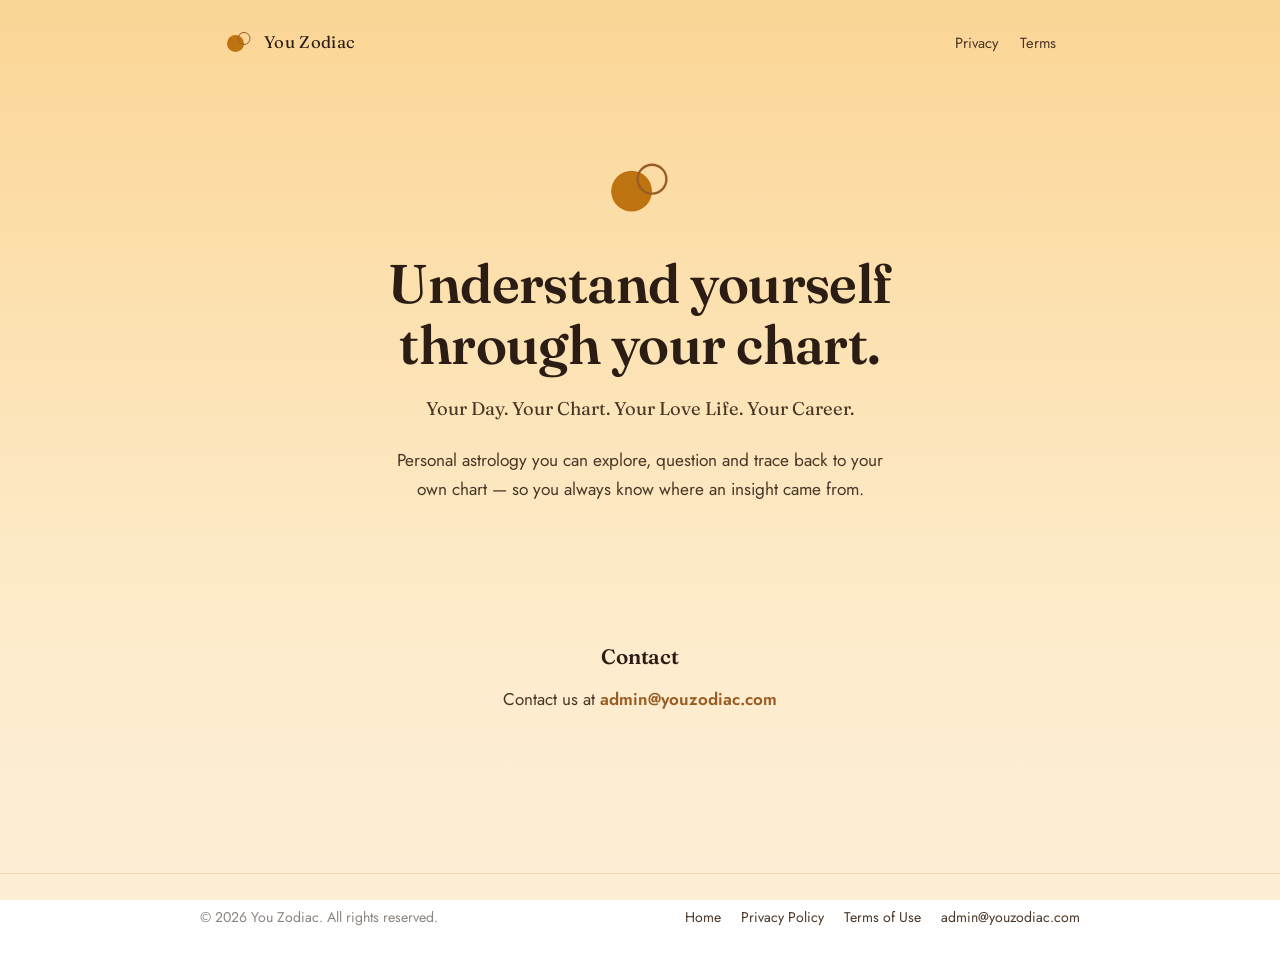
<file: index.html>
<!DOCTYPE html>
<html lang="en">
<head>
<meta charset="UTF-8">
<meta name="viewport" content="width=device-width, initial-scale=1.0">
<title>You Zodiac — Understand yourself through your chart</title>
<meta name="description" content="You Zodiac is personal astrology you can explore, understand and trace back to your own chart — your day, your relationships and your career.">
<meta name="theme-color" content="#FBD595">
<link rel="icon" type="image/png" href="assets/favicon.png">
<link rel="preconnect" href="https://fonts.googleapis.com">
<link rel="preconnect" href="https://fonts.gstatic.com" crossorigin>
<link href="https://fonts.googleapis.com/css2?family=Fraunces:ital,opsz,wght@0,9..144,400;0,9..144,600;0,9..144,700;1,9..144,400&family=Jost:wght@400;500;600&display=swap" rel="stylesheet">
<link rel="stylesheet" href="golden-hour.css">
</head>
<body>

<header class="site-header">
  <div class="brand-mark">
    <svg width="30" height="30" viewBox="0 0 120 120" aria-hidden="true">
      <circle cx="46" cy="62" r="34" fill="#BD7410"/>
      <circle cx="80" cy="42" r="24" fill="none" stroke="#995D23" stroke-width="4"/>
    </svg>
    <span class="brand-wordmark">You Zodiac</span>
  </div>
  <nav class="top-nav" aria-label="Primary">
    <a href="privacy.html">Privacy</a>
    <a href="terms.html">Terms</a>
  </nav>
</header>

<main>
  <section class="wrap" style="padding-top: 96px; padding-bottom: 120px; text-align: center;">
    <div aria-hidden="true" style="margin-bottom: 28px; display: flex; justify-content: center;">
      <svg width="72" height="72" viewBox="0 0 120 120">
        <circle cx="46" cy="62" r="34" fill="#BD7410"/>
        <circle cx="80" cy="42" r="24" fill="none" stroke="#995D23" stroke-width="4"/>
      </svg>
    </div>

    <h1 style="font-size: clamp(2.2rem, 6vw, 3.4rem); line-height: 1.12; max-width: 720px; margin: 0 auto 18px;">
      Understand yourself<br>through your chart.
    </h1>
    <p style="font-family: var(--font-display); font-size: 1.15rem; color: var(--ink-soft); margin: 0 auto 22px;">
      Your Day. Your Chart. Your Love Life. Your Career.
    </p>
    <p style="max-width: 520px; margin: 0 auto; color: var(--ink-soft); font-size: 1.08rem;">
      Personal astrology you can explore, question and trace back to your own
      chart — so you always know where an insight came from.
    </p>
  </section>

  <section class="wrap" id="contact" style="padding-bottom: 64px; text-align: center; scroll-margin-top: 40px;">
    <h2 style="font-size: 1.3rem; margin-bottom: 10px;">Contact</h2>
    <p style="color: var(--ink-soft); max-width: 420px; margin: 0 auto;">
      Contact us at
      <a href="mailto:admin@youzodiac.com" style="font-weight: 600;">admin@youzodiac.com</a>
    </p>
  </section>

</main>

<footer class="site-footer">
  <div class="footer-inner">
    <span>© 2026 You Zodiac. All rights reserved.</span>
    <div class="footer-links">
      <a href="index.html">Home</a>
      <a href="privacy.html">Privacy Policy</a>
      <a href="terms.html">Terms of Use</a>
      <a href="mailto:admin@youzodiac.com">admin@youzodiac.com</a>
    </div>
  </div>
</footer>

</body>
</html>
</file>
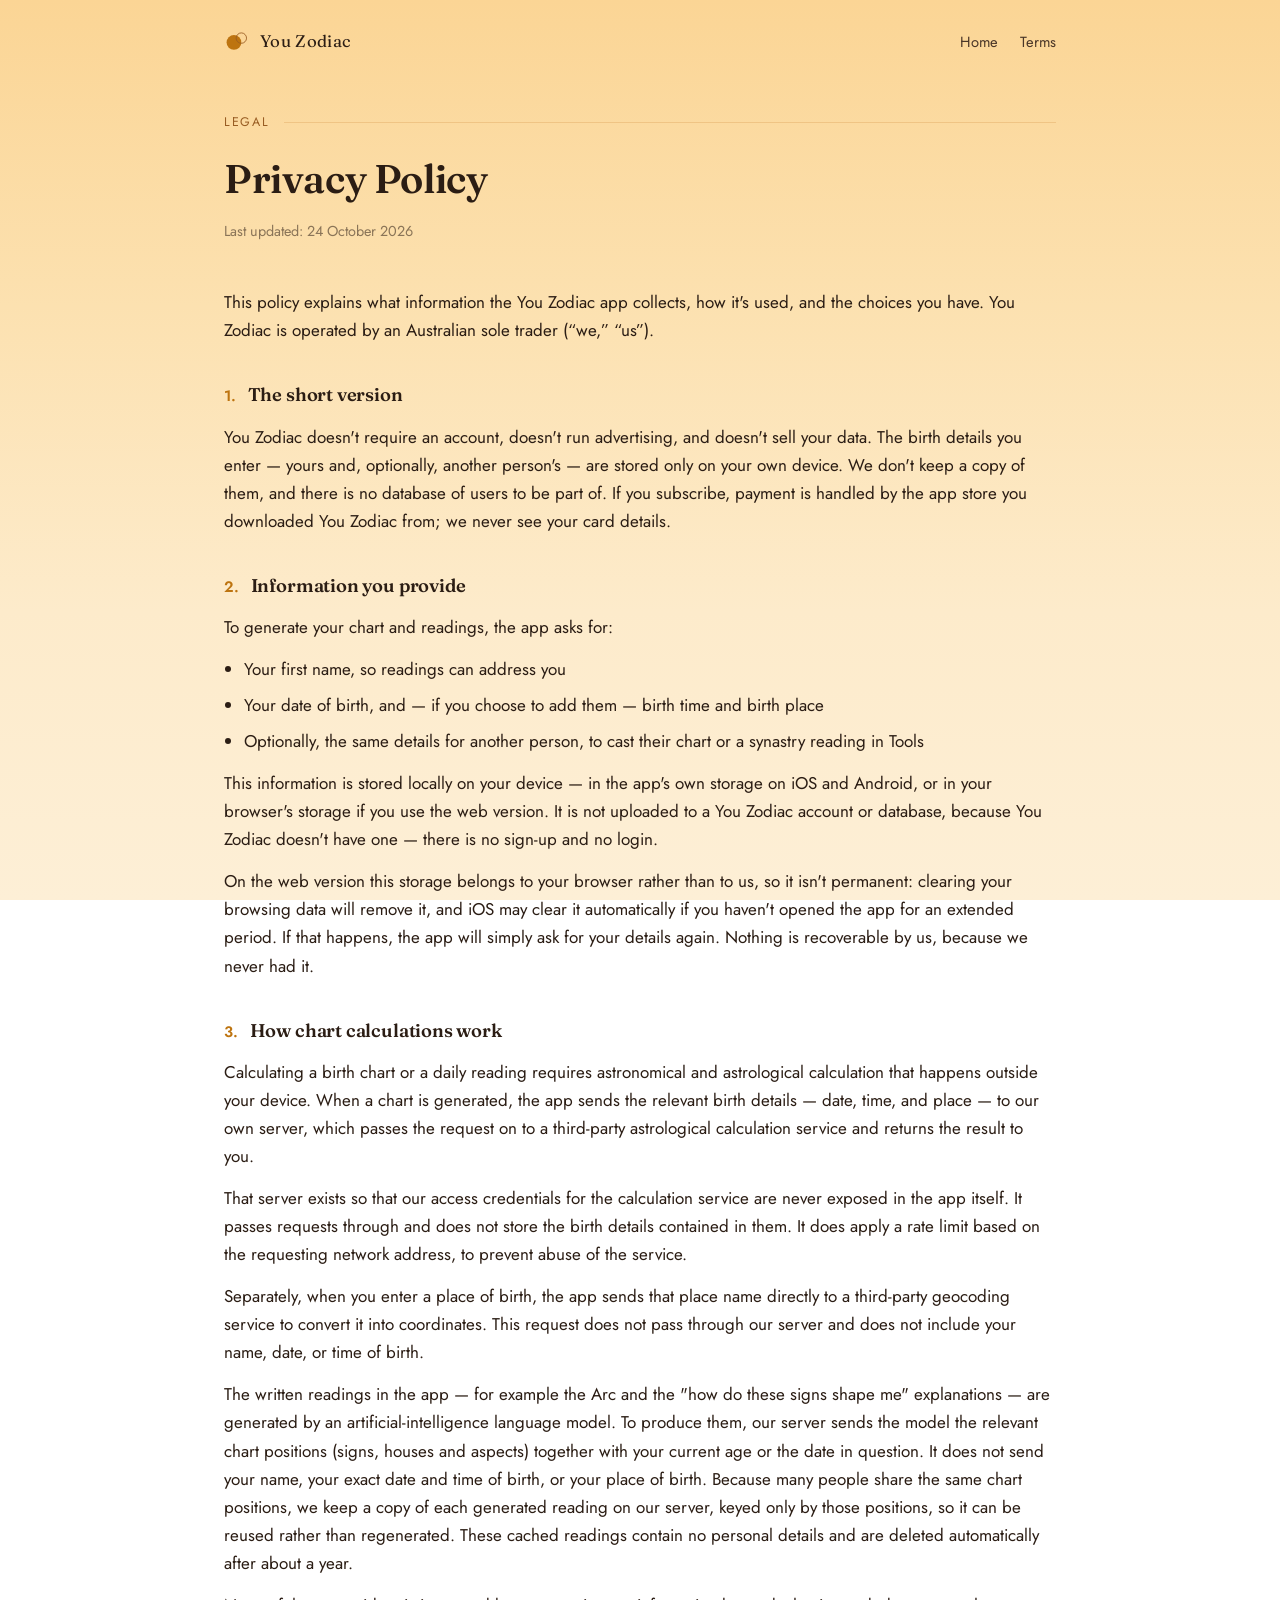
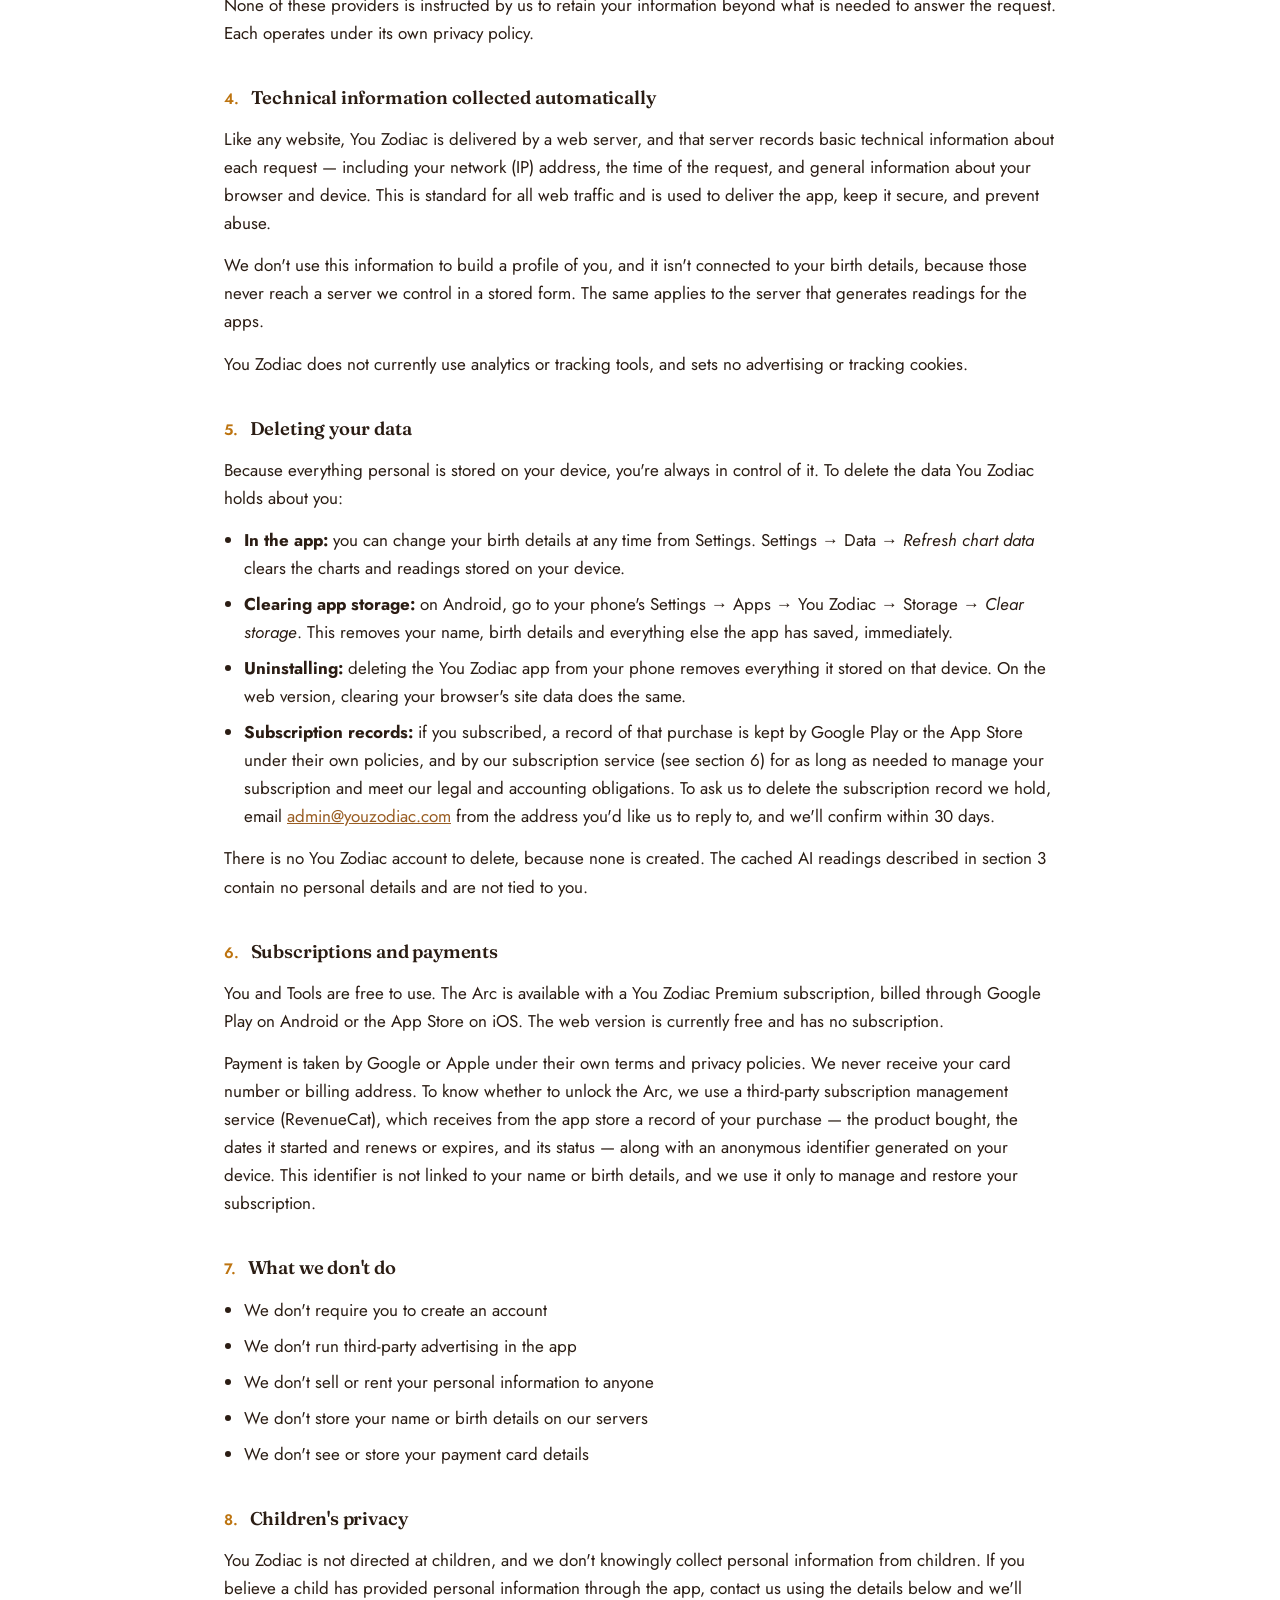
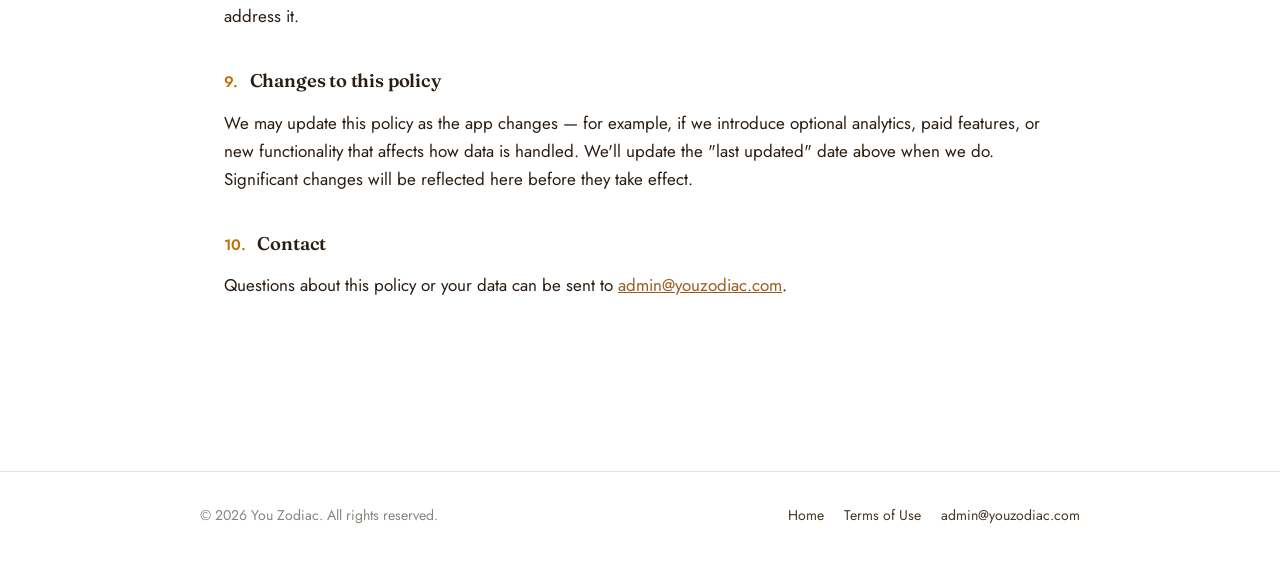
<file: privacy.html>
<!DOCTYPE html>
<html lang="en">
<head>
<meta charset="UTF-8">
<meta name="viewport" content="width=device-width, initial-scale=1.0">
<title>Privacy Policy — You Zodiac</title>
<meta name="theme-color" content="#FBD595">
<link rel="icon" type="image/png" href="assets/favicon.png">
<link rel="preconnect" href="https://fonts.googleapis.com">
<link rel="preconnect" href="https://fonts.gstatic.com" crossorigin>
<link href="https://fonts.googleapis.com/css2?family=Fraunces:ital,opsz,wght@0,9..144,400;0,9..144,600;0,9..144,700;1,9..144,400&family=Jost:wght@400;500;600&display=swap" rel="stylesheet">
<link rel="stylesheet" href="golden-hour.css">
</head>
<body>

<header class="site-header">
  <div class="brand-mark">
    <svg width="26" height="26" viewBox="0 0 120 120" aria-hidden="true">
      <circle cx="46" cy="62" r="34" fill="#BD7410"/>
      <circle cx="80" cy="42" r="24" fill="none" stroke="#995D23" stroke-width="4"/>
    </svg>
    <span class="brand-wordmark">You Zodiac</span>
  </div>
  <nav class="top-nav" aria-label="Primary">
    <a href="index.html">Home</a>
    <a href="terms.html">Terms</a>
  </nav>
</header>

<main class="legal">
  <div class="eyebrow">Legal</div>
  <h1>Privacy Policy</h1>
  <p class="updated">Last updated: 24 October 2026</p>
  <section>
    <p>
      This policy explains what information the You Zodiac app collects, how it's used, and the
      choices you have. You Zodiac is operated by an Australian sole trader (“we,” “us”).
    </p>
  </section>
  <section>
    <h2><span class="num">1.</span> The short version</h2>
    <p>
      You Zodiac doesn't require an account, doesn't run advertising, and doesn't sell your data.
      The birth details you enter — yours and, optionally, another person's — are stored only on
      your own device. We don't keep a copy of them, and there is no database of users to be part
      of. If you subscribe, payment is handled by the app store you downloaded You Zodiac from; we
      never see your card details.
    </p>
  </section>
  <section>
    <h2><span class="num">2.</span> Information you provide</h2>
    <p>To generate your chart and readings, the app asks for:</p>
    <ul>
      <li>Your first name, so readings can address you</li>
      <li>Your date of birth, and — if you choose to add them — birth time and birth place</li>
      <li>Optionally, the same details for another person, to cast their chart or a synastry
          reading in Tools</li>
    </ul>
    <p>
      This information is stored locally on your device — in the app's own storage on iOS and
      Android, or in your browser's storage if you use the web version. It is not uploaded to a You
      Zodiac account or database, because You Zodiac doesn't have one — there is no sign-up and no
      login.
    </p>
    <p>
      On the web version this storage belongs to your browser rather than to us, so it isn't
      permanent: clearing your browsing data will remove it, and iOS may clear it automatically if
      you haven't opened the app for an extended period. If that happens, the app will simply ask
      for your details again. Nothing is recoverable by us, because we never had it.
    </p>
  </section>
  <section>
    <h2><span class="num">3.</span> How chart calculations work</h2>
    <p>
      Calculating a birth chart or a daily reading requires astronomical and astrological
      calculation that happens outside your device. When a chart is generated, the app sends the
      relevant birth details — date, time, and place — to our own server, which passes the request
      on to a third-party astrological calculation service and returns the result to you.
    </p>
    <p>
      That server exists so that our access credentials for the calculation service are never
      exposed in the app itself. It passes requests through and does not store the birth details
      contained in them. It does apply a rate limit based on the requesting network address, to
      prevent abuse of the service.
    </p>
    <p>
      Separately, when you enter a place of birth, the app sends that place name directly to a
      third-party geocoding service to convert it into coordinates. This request does not pass
      through our server and does not include your name, date, or time of birth.
    </p>
    <p>
      The written readings in the app — for example the Arc and the "how do these signs shape me"
      explanations — are generated by an artificial-intelligence language model. To produce them,
      our server sends the model the relevant chart positions (signs, houses and aspects) together
      with your current age or the date in question. It does not send your name, your exact date
      and time of birth, or your place of birth. Because many people share the same chart
      positions, we keep a copy of each generated reading on our server, keyed only by those
      positions, so it can be reused rather than regenerated. These cached readings contain no
      personal details and are deleted automatically after about a year.
    </p>
    <p>
      None of these providers is instructed by us to retain your information beyond what is
      needed to answer the request. Each operates under its own privacy policy.
    </p>
  </section>
  <section>
    <h2><span class="num">4.</span> Technical information collected automatically</h2>
    <p>
      Like any website, You Zodiac is delivered by a web server, and that server records basic
      technical information about each request — including your network (IP) address, the time of
      the request, and general information about your browser and device. This is standard for all
      web traffic and is used to deliver the app, keep it secure, and prevent abuse.
    </p>
    <p>
      We don't use this information to build a profile of you, and it isn't connected to your birth
      details, because those never reach a server we control in a stored form. The same applies to
      the server that generates readings for the apps.
    </p>
    <p>
      You Zodiac does not currently use analytics or tracking tools, and sets no advertising or
      tracking cookies.
    </p>
  </section>
  <section id="delete">
    <h2><span class="num">5.</span> Deleting your data</h2>
    <p>
      Because everything personal is stored on your device, you're always in control of it. To
      delete the data You Zodiac holds about you:
    </p>
    <ul>
      <li><strong>In the app:</strong> you can change your birth details at any time from
          Settings. Settings &rarr; Data &rarr; <em>Refresh chart data</em> clears the charts and
          readings stored on your device.</li>
      <li><strong>Clearing app storage:</strong> on Android, go to your phone's Settings &rarr;
          Apps &rarr; You Zodiac &rarr; Storage &rarr; <em>Clear storage</em>. This removes your name,
          birth details and everything else the app has saved, immediately.</li>
      <li><strong>Uninstalling:</strong> deleting the You Zodiac app from your phone removes
          everything it stored on that device. On the web version, clearing your browser's site
          data does the same.</li>
      <li><strong>Subscription records:</strong> if you subscribed, a record of that purchase is
          kept by Google Play or the App Store under their own policies, and by our subscription
          service (see section 6) for as long as needed to manage your subscription and meet our
          legal and accounting obligations. To ask us to delete the subscription record we hold,
          email <a class="inline" href="mailto:admin@youzodiac.com">admin@youzodiac.com</a> from
          the address you'd like us to reply to, and we'll confirm within 30 days.</li>
    </ul>
    <p>
      There is no You Zodiac account to delete, because none is created. The cached AI readings
      described in section 3 contain no personal details and are not tied to you.
    </p>
  </section>
  <section>
    <h2><span class="num">6.</span> Subscriptions and payments</h2>
    <p>
      You and Tools are free to use. The Arc is available with a You Zodiac Premium subscription,
      billed through Google Play on Android or the App Store on iOS. The web version is currently
      free and has no subscription.
    </p>
    <p>
      Payment is taken by Google or Apple under their own terms and privacy policies. We never
      receive your card number or billing address. To know whether to unlock the Arc, we use a
      third-party subscription management service (RevenueCat), which receives from the app store a
      record of your purchase — the product bought, the dates it started and renews or expires, and
      its status — along with an anonymous identifier generated on your device. This identifier is
      not linked to your name or birth details, and we use it only to manage and restore your
      subscription.
    </p>
  </section>
  <section>
    <h2><span class="num">7.</span> What we don't do</h2>
    <ul>
      <li>We don't require you to create an account</li>
      <li>We don't run third-party advertising in the app</li>
      <li>We don't sell or rent your personal information to anyone</li>
      <li>We don't store your name or birth details on our servers</li>
      <li>We don't see or store your payment card details</li>
    </ul>
  </section>
  <section>
    <h2><span class="num">8.</span> Children's privacy</h2>
    <p>
      You Zodiac is not directed at children, and we don't knowingly collect personal information
      from children. If you believe a child has provided personal information through the app,
      contact us using the details below and we'll address it.
    </p>
  </section>
  <section>
    <h2><span class="num">9.</span> Changes to this policy</h2>
    <p>
      We may update this policy as the app changes — for example, if we introduce optional
      analytics, paid features, or new functionality that affects how data is handled. We'll update
      the "last updated" date above when we do. Significant changes will be reflected here before
      they take effect.
    </p>
  </section>
  <section>
    <h2><span class="num">10.</span> Contact</h2>
    <p>
      Questions about this policy or your data can be sent to
      <a class="inline" href="mailto:admin@youzodiac.com">admin@youzodiac.com</a>.
    </p>
  </section>
</main>

<footer class="site-footer">
  <div class="footer-inner">
    <span>© 2026 You Zodiac. All rights reserved.</span>
    <div class="footer-links">
      <a href="index.html">Home</a>
      <a href="terms.html">Terms of Use</a>
      <a href="mailto:admin@youzodiac.com">admin@youzodiac.com</a>
    </div>
  </div>
</footer>

</body>
</html>
</file>
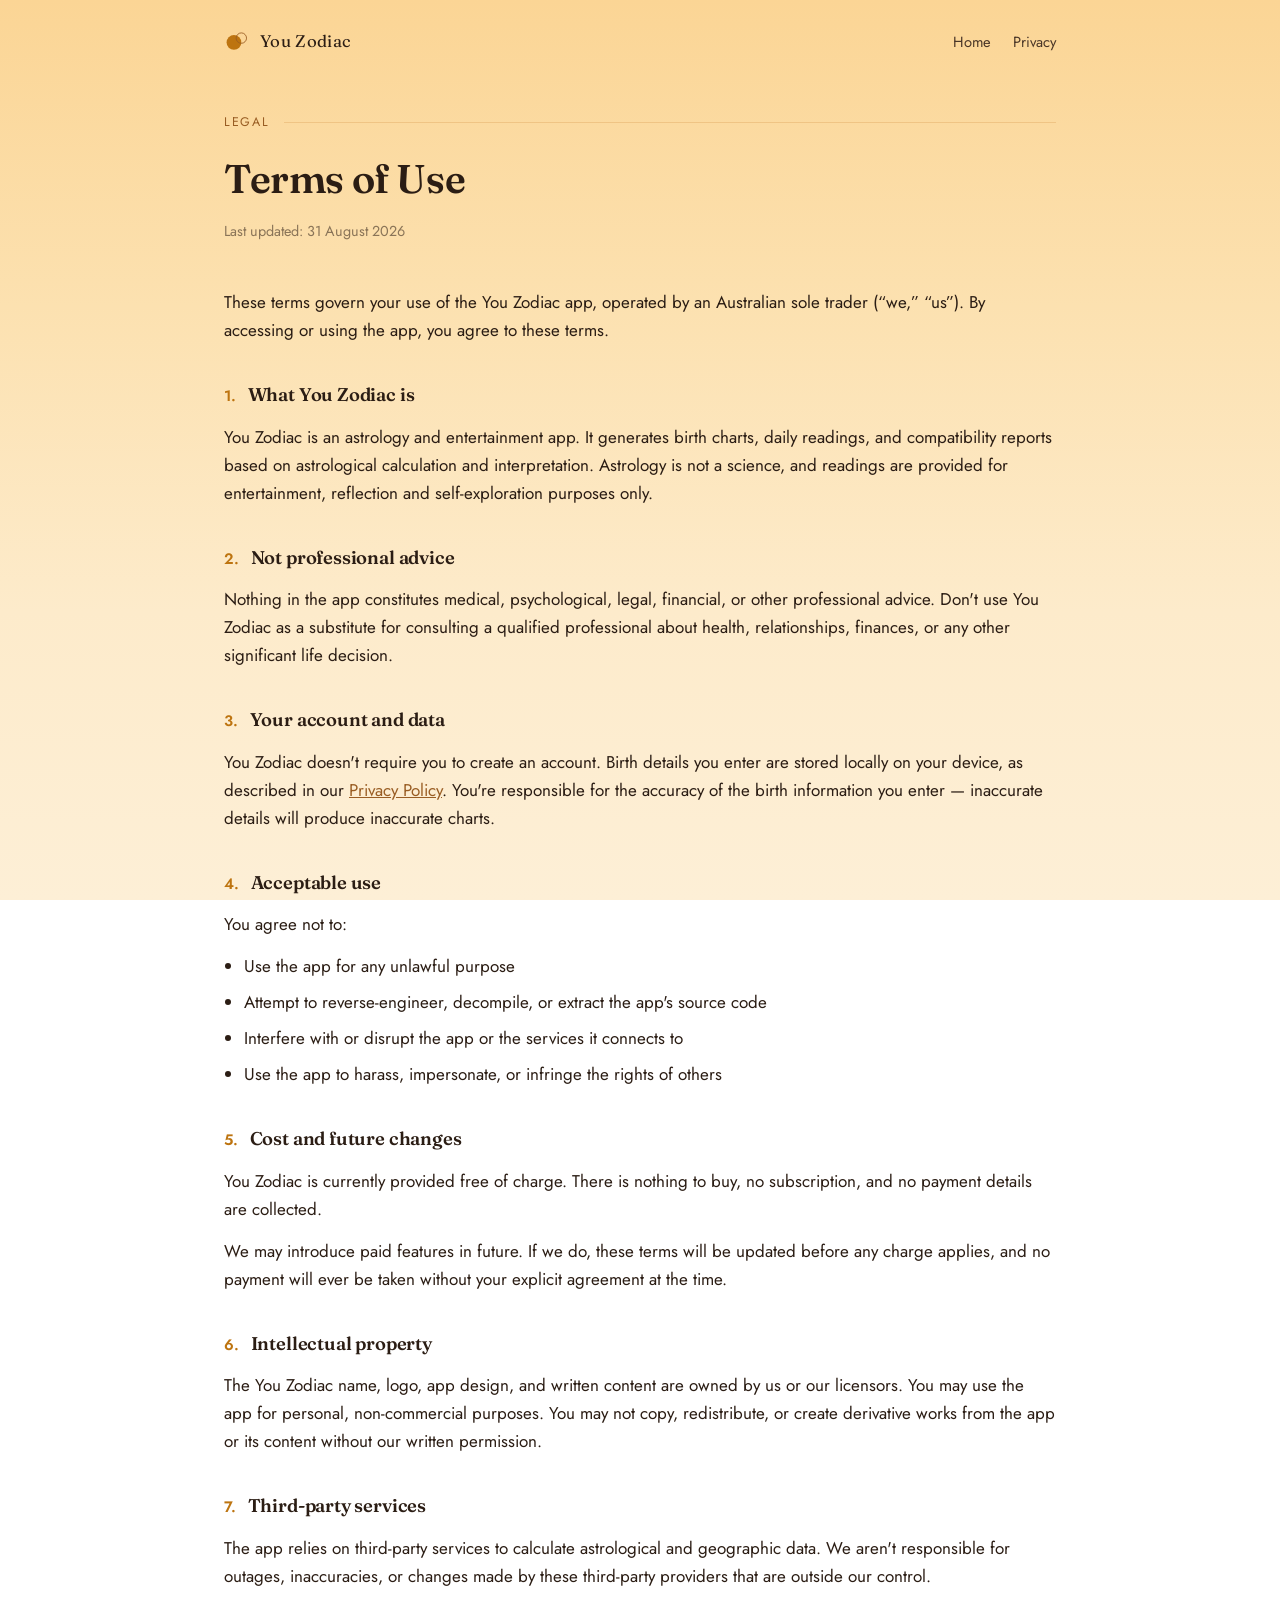
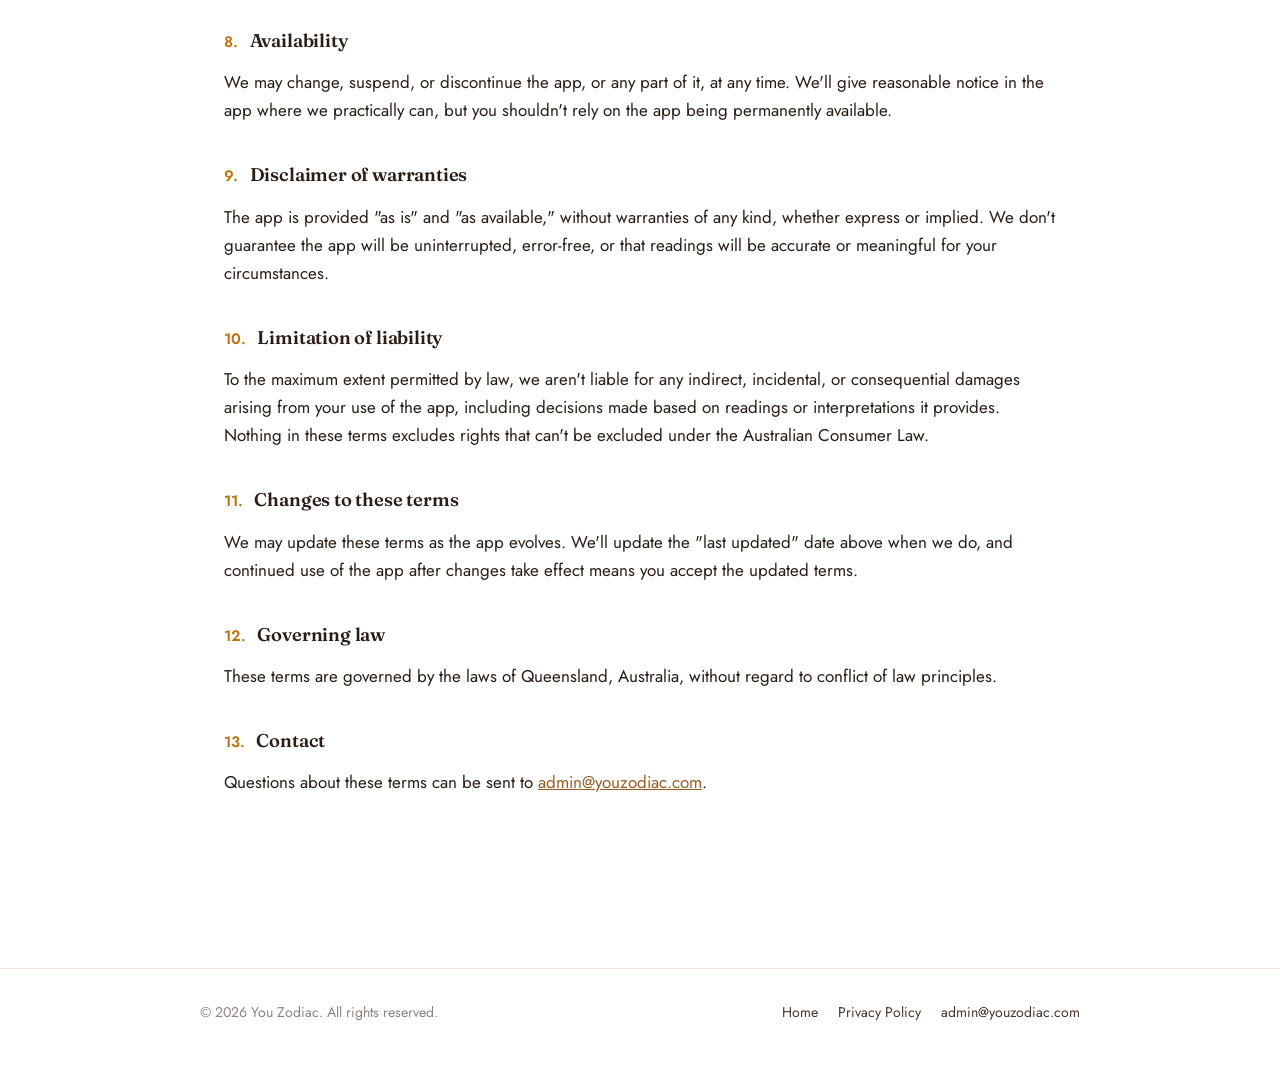
<file: terms.html>
<!DOCTYPE html>
<html lang="en">
<head>
<meta charset="UTF-8">
<meta name="viewport" content="width=device-width, initial-scale=1.0">
<title>Terms of Use — You Zodiac</title>
<meta name="theme-color" content="#FBD595">
<link rel="icon" type="image/png" href="assets/favicon.png">
<link rel="preconnect" href="https://fonts.googleapis.com">
<link rel="preconnect" href="https://fonts.gstatic.com" crossorigin>
<link href="https://fonts.googleapis.com/css2?family=Fraunces:ital,opsz,wght@0,9..144,400;0,9..144,600;0,9..144,700;1,9..144,400&family=Jost:wght@400;500;600&display=swap" rel="stylesheet">
<link rel="stylesheet" href="golden-hour.css">
</head>
<body>

<header class="site-header">
  <div class="brand-mark">
    <svg width="26" height="26" viewBox="0 0 120 120" aria-hidden="true">
      <circle cx="46" cy="62" r="34" fill="#BD7410"/>
      <circle cx="80" cy="42" r="24" fill="none" stroke="#995D23" stroke-width="4"/>
    </svg>
    <span class="brand-wordmark">You Zodiac</span>
  </div>
  <nav class="top-nav" aria-label="Primary">
    <a href="index.html">Home</a>
    <a href="privacy.html">Privacy</a>
  </nav>
</header>

<main class="legal">
  <div class="eyebrow">Legal</div>
  <h1>Terms of Use</h1>
  <p class="updated">Last updated: 31 August 2026</p>

  <section>
    <p>
      These terms govern your use of the You Zodiac app, operated by an Australian sole trader
      (“we,” “us”). By accessing or using the app, you agree to these terms.
    </p>
  </section>

  <section>
    <h2><span class="num">1.</span> What You Zodiac is</h2>
    <p>
      You Zodiac is an astrology and entertainment app. It generates birth charts, daily readings,
      and compatibility reports based on astrological calculation and interpretation. Astrology is
      not a science, and readings are provided for entertainment, reflection and self-exploration
      purposes only.
    </p>
  </section>

  <section>
    <h2><span class="num">2.</span> Not professional advice</h2>
    <p>
      Nothing in the app constitutes medical, psychological, legal, financial, or other
      professional advice. Don't use You Zodiac as a substitute for consulting a qualified
      professional about health, relationships, finances, or any other significant life decision.
    </p>
  </section>

  <section>
    <h2><span class="num">3.</span> Your account and data</h2>
    <p>
      You Zodiac doesn't require you to create an account. Birth details you enter are stored
      locally on your device, as described in our
      <a class="inline" href="privacy.html">Privacy Policy</a>. You're responsible for the accuracy
      of the birth information you enter — inaccurate details will produce inaccurate charts.
    </p>
  </section>

  <section>
    <h2><span class="num">4.</span> Acceptable use</h2>
    <p>You agree not to:</p>
    <ul>
      <li>Use the app for any unlawful purpose</li>
      <li>Attempt to reverse-engineer, decompile, or extract the app's source code</li>
      <li>Interfere with or disrupt the app or the services it connects to</li>
      <li>Use the app to harass, impersonate, or infringe the rights of others</li>
    </ul>
  </section>

  <section>
    <h2><span class="num">5.</span> Cost and future changes</h2>
    <p>
      You Zodiac is currently provided free of charge. There is nothing to buy, no subscription,
      and no payment details are collected.
    </p>
    <p>
      We may introduce paid features in future. If we do, these terms will be updated before any
      charge applies, and no payment will ever be taken without your explicit agreement at the
      time.
    </p>
  </section>

  <section>
    <h2><span class="num">6.</span> Intellectual property</h2>
    <p>
      The You Zodiac name, logo, app design, and written content are owned by us or our licensors.
      You may use the app for personal, non-commercial purposes. You may not copy, redistribute, or
      create derivative works from the app or its content without our written permission.
    </p>
  </section>

  <section>
    <h2><span class="num">7.</span> Third-party services</h2>
    <p>
      The app relies on third-party services to calculate astrological and geographic data. We
      aren't responsible for outages, inaccuracies, or changes made by these third-party providers
      that are outside our control.
    </p>
  </section>

  <section>
    <h2><span class="num">8.</span> Availability</h2>
    <p>
      We may change, suspend, or discontinue the app, or any part of it, at any time. We'll give
      reasonable notice in the app where we practically can, but you shouldn't rely on the app
      being permanently available.
    </p>
  </section>

  <section>
    <h2><span class="num">9.</span> Disclaimer of warranties</h2>
    <p>
      The app is provided "as is" and "as available," without warranties of any kind, whether
      express or implied. We don't guarantee the app will be uninterrupted, error-free, or that
      readings will be accurate or meaningful for your circumstances.
    </p>
  </section>

  <section>
    <h2><span class="num">10.</span> Limitation of liability</h2>
    <p>
      To the maximum extent permitted by law, we aren't liable for any indirect, incidental, or
      consequential damages arising from your use of the app, including decisions made based on
      readings or interpretations it provides. Nothing in these terms excludes rights that can't be
      excluded under the Australian Consumer Law.
    </p>
  </section>

  <section>
    <h2><span class="num">11.</span> Changes to these terms</h2>
    <p>
      We may update these terms as the app evolves. We'll update the "last updated" date above when
      we do, and continued use of the app after changes take effect means you accept the updated
      terms.
    </p>
  </section>

  <section>
    <h2><span class="num">12.</span> Governing law</h2>
    <p>
      These terms are governed by the laws of Queensland, Australia, without regard to conflict of
      law principles.
    </p>
  </section>

  <section>
    <h2><span class="num">13.</span> Contact</h2>
    <p>
      Questions about these terms can be sent to
      <a class="inline" href="mailto:admin@youzodiac.com">admin@youzodiac.com</a>.
    </p>
  </section>
</main>

<footer class="site-footer">
  <div class="footer-inner">
    <span>© 2026 You Zodiac. All rights reserved.</span>
    <div class="footer-links">
      <a href="index.html">Home</a>
      <a href="privacy.html">Privacy Policy</a>
      <a href="mailto:admin@youzodiac.com">admin@youzodiac.com</a>
    </div>
  </div>
</footer>

</body>
</html>
</file>
<file: golden-hour.css>
/* ============================================================
   YOU ZODIAC — shared site styles
   Golden Hour visual system
   Canonical tokens: app repo src/constants/celestialTheme.js
   ============================================================ */

:root {
  /* Wash, top → bottom */
  --wash-honey:   #FBD595;
  --wash-apricot: #FCE1B0;
  --wash-peach:   #FDEBCB;
  --wash-cream:   #FDEFD6;

  /* Panels */
  --panel:        rgba(253, 244, 229, 0.82);
  --panel-solid:  #FDF3E4;

  /* Hairlines */
  --hairline:        rgba(196, 120, 40, 0.22);
  --hairline-strong: rgba(196, 120, 40, 0.38);

  /* Ochre — glyphs, icons, line-work */
  --ochre:      #BD7410;
  --ochre-soft: #D0955A;
  --ochre-deep: #995D23;

  /* Crimson — one key interaction per page, no more */
  --crimson: #BB0A18;

  /* Ink */
  --ink:       #2B1D14;
  --ink-soft:  #4A3627;
  --ink-muted: rgba(43, 29, 20, 0.55);

  --font-display: 'Fraunces', 'Iowan Old Style', Georgia, serif;
  --font-body: 'Jost', -apple-system, BlinkMacSystemFont, sans-serif;

  --max-w: 880px;
}

* { box-sizing: border-box; }

html { scroll-behavior: smooth; }
@media (prefers-reduced-motion: reduce) {
  html { scroll-behavior: auto; }
}

body {
  margin: 0;
  background: linear-gradient(180deg,
    var(--wash-honey) 0%,
    var(--wash-apricot) 34%,
    var(--wash-peach) 68%,
    var(--wash-cream) 100%);
  background-attachment: fixed;
  color: var(--ink);
  font-family: var(--font-body);
  font-size: 17px;
  line-height: 1.65;
  -webkit-font-smoothing: antialiased;
  min-height: 100vh;
}

a { color: var(--ochre-deep); text-decoration: none; }
a:hover { color: var(--ochre); text-decoration: underline; }
a:focus-visible,
button:focus-visible {
  outline: 2px solid var(--ochre);
  outline-offset: 3px;
  border-radius: 4px;
}

/* The single most important interaction on a page */
a.primary-action { color: var(--crimson); font-weight: 500; }
a.primary-action:hover { color: var(--crimson); }

h1, h2, h3 {
  font-family: var(--font-display);
  font-weight: 600;
  color: var(--ink);
  letter-spacing: -0.01em;
}

.descriptor {
  font-family: var(--font-display);
  font-style: italic;
  font-weight: 400;
  color: var(--ink-soft);
}

/* ---------- layout shell ---------- */
.wrap {
  position: relative;
  max-width: var(--max-w);
  margin: 0 auto;
  padding: 0 24px;
}

header.site-header {
  display: flex;
  align-items: center;
  justify-content: space-between;
  max-width: var(--max-w);
  margin: 0 auto;
  padding: 28px 24px 0;
}

.brand-mark { display: flex; align-items: center; gap: 10px; }
.brand-mark img { display: block; width: 30px; height: 30px; }
.brand-wordmark {
  font-family: var(--font-display);
  font-size: 1.05rem;
  letter-spacing: 0.02em;
  color: var(--ink);
}

nav.top-nav { display: flex; gap: 22px; font-size: 0.92rem; }
nav.top-nav a { color: var(--ink-soft); }
nav.top-nav a:hover { color: var(--ochre); }

/* ---------- section labels: small caps + hairline rule ---------- */
.eyebrow {
  text-transform: uppercase;
  letter-spacing: 0.14em;
  font-size: 0.78rem;
  color: var(--ochre-deep);
  display: flex;
  align-items: center;
  gap: 14px;
  margin-bottom: 14px;
}
.eyebrow::after {
  content: "";
  flex: 1;
  height: 1px;
  background: var(--hairline);
}

/* ---------- panels ---------- */
.panel {
  background: var(--panel);
  border: 1px solid var(--hairline);
  border-radius: 16px;
  padding: 28px 32px;
}

/* ---------- footer ---------- */
footer.site-footer {
  border-top: 1px solid var(--hairline);
  margin-top: 96px;
  padding: 32px 24px 48px;
}
.footer-inner {
  max-width: var(--max-w);
  margin: 0 auto;
  display: flex;
  flex-wrap: wrap;
  gap: 16px 28px;
  align-items: center;
  justify-content: space-between;
  color: var(--ink-muted);
  font-size: 0.88rem;
}
.footer-links { display: flex; gap: 20px; flex-wrap: wrap; }
.footer-links a { color: var(--ink-soft); }
.footer-links a:hover { color: var(--ochre); }

/* ---------- buttons: flat matte, no gradients ---------- */
.btn {
  display: inline-flex;
  align-items: center;
  gap: 10px;
  padding: 14px 26px;
  border-radius: 999px;
  font-family: var(--font-body);
  font-weight: 500;
  font-size: 0.95rem;
  color: var(--ochre-deep);
  background: var(--panel-solid);
  border: 1px solid var(--hairline-strong);
  text-decoration: none;
}
.btn:hover { text-decoration: none; border-color: var(--ochre); color: var(--ochre); }
.btn[aria-disabled="true"] { opacity: 0.6; cursor: default; pointer-events: none; }

/* ---------- legal page layout ---------- */
main.legal {
  max-width: var(--max-w);
  margin: 0 auto;
  padding: 56px 24px 40px;
}
.legal h1 { font-size: clamp(1.9rem, 4vw, 2.5rem); margin: 0 0 8px; }
.legal .updated { color: var(--ink-muted); font-size: 0.9rem; margin-bottom: 44px; }
.legal section { margin-bottom: 36px; }
.legal h2 {
  font-size: 1.15rem;
  display: flex;
  gap: 12px;
  align-items: baseline;
  margin-bottom: 12px;
}
.legal h2 .num {
  font-family: var(--font-body);
  color: var(--ochre);
  font-weight: 600;
  font-size: 0.95rem;
}
.legal p, .legal li { color: var(--ink); }
.legal p { margin: 0 0 14px; }
.legal ul { padding-left: 20px; margin: 0 0 14px; }
.legal li { margin-bottom: 8px; }
.legal a.inline { text-decoration: underline; }
.legal-note {
  border: 1px solid var(--hairline);
  border-radius: 12px;
  padding: 18px 20px;
  background: var(--panel);
  font-size: 0.92rem;
  color: var(--ink-soft);
}

@media (max-width: 560px) {
  nav.top-nav { gap: 14px; font-size: 0.85rem; }
  header.site-header { padding-top: 22px; }
}
</file>
